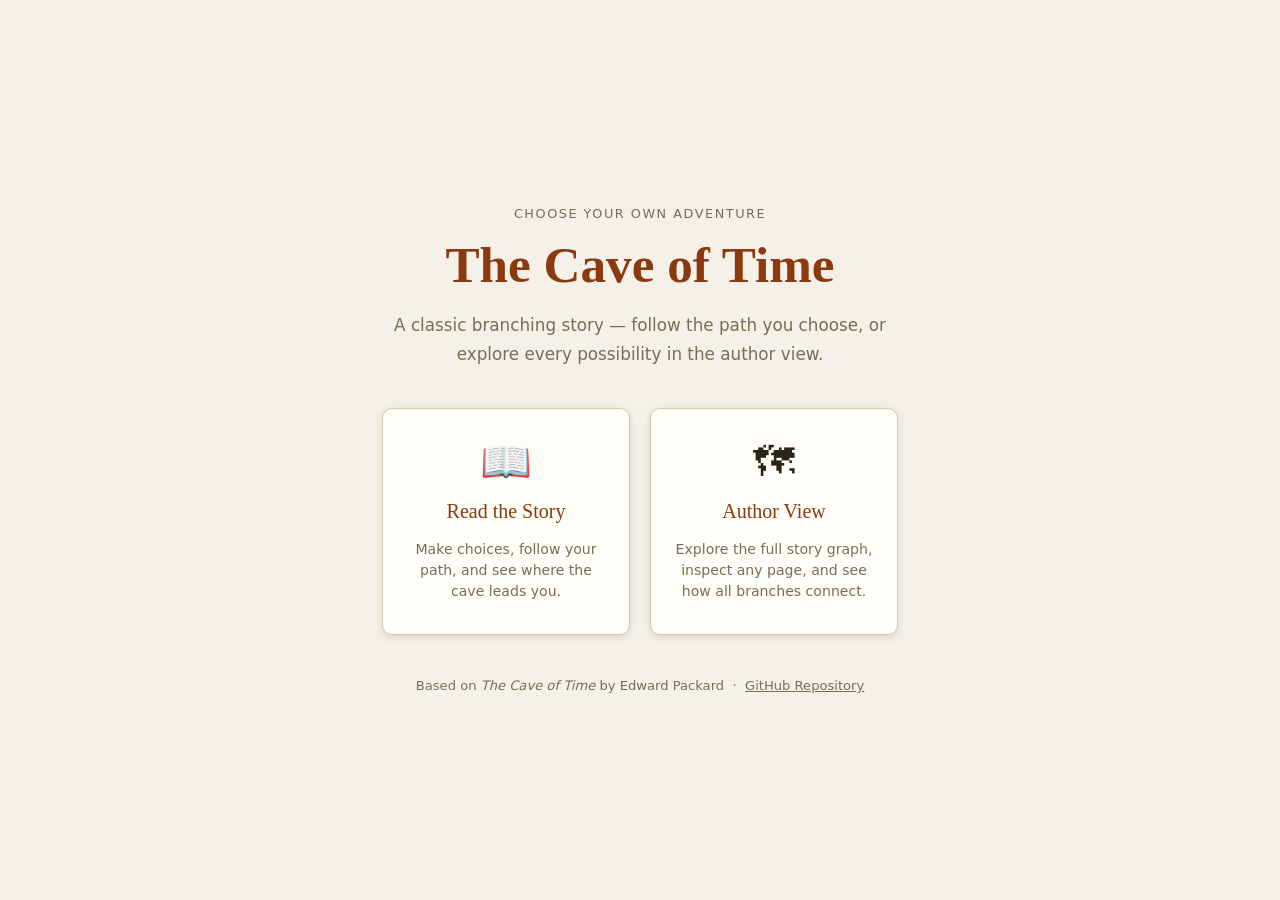
<file: index.html>
<!DOCTYPE html>
<html lang="en">
<head>
  <meta charset="UTF-8">
  <meta name="viewport" content="width=device-width, initial-scale=1.0">
  <title>The Cave of Time — CYOA</title>
  <link rel="stylesheet" href="css/style.css">
  <style>
    /* ── Landing page layout ─────────────────────────────────────────────── */
    body { display: flex; flex-direction: column; align-items: center; justify-content: center; }

    .hero {
      text-align: center;
      max-width: 580px;
      padding: 3rem 2rem;
    }

    .hero__eyebrow {
      font-size: .8rem;
      letter-spacing: .12em;
      text-transform: uppercase;
      color: var(--muted);
      margin-bottom: .75rem;
    }

    .hero__title {
      font-family: var(--font-serif);
      font-size: clamp(2rem, 6vw, 3.2rem);
      line-height: 1.15;
      color: var(--accent);
      margin-bottom: 1rem;
    }

    .hero__subtitle {
      font-size: 1.05rem;
      color: var(--muted);
      margin-bottom: 2.5rem;
      line-height: 1.7;
    }

    /* ── Mode cards ──────────────────────────────────────────────────────── */
    .modes {
      display: grid;
      grid-template-columns: 1fr 1fr;
      gap: 1.25rem;
      width: 100%;
      margin-bottom: 2.5rem;
    }

    .mode-card {
      display: flex;
      flex-direction: column;
      align-items: center;
      gap: .75rem;
      padding: 2rem 1.5rem;
      background: var(--surface);
      border: 1.5px solid var(--border);
      border-radius: 10px;
      box-shadow: var(--shadow);
      text-decoration: none;
      color: var(--text);
      transition: border-color .18s, box-shadow .18s, transform .12s;
    }

    .mode-card:hover {
      border-color: var(--accent);
      box-shadow: 0 4px 16px rgba(0,0,0,.16);
      transform: translateY(-2px);
      text-decoration: none;
    }

    .mode-card__icon {
      font-size: 2.6rem;
      line-height: 1;
    }

    .mode-card__name {
      font-family: var(--font-serif);
      font-size: 1.25rem;
      color: var(--accent);
    }

    .mode-card__desc {
      font-size: .88rem;
      color: var(--muted);
      text-align: center;
      line-height: 1.5;
    }

    /* ── Footer links ────────────────────────────────────────────────────── */
    .footer-links {
      font-size: .82rem;
      color: var(--muted);
    }

    .footer-links a { color: var(--muted); text-decoration: underline; }
    .footer-links a:hover { color: var(--accent); }

    @media (max-width: 420px) {
      .modes { grid-template-columns: 1fr; }
    }
  </style>
</head>
<body>
  <main class="hero">
    <p class="hero__eyebrow">Choose Your Own Adventure</p>
    <h1 class="hero__title">The Cave of Time</h1>
    <p class="hero__subtitle">
      A classic branching story — follow the path you choose,
      or explore every possibility in the author view.
    </p>

    <nav class="modes" aria-label="Choose a mode">
      <a class="mode-card" href="reader.html">
        <span class="mode-card__icon" aria-hidden="true">📖</span>
        <span class="mode-card__name">Read the Story</span>
        <span class="mode-card__desc">
          Make choices, follow your path, and see where the cave leads you.
        </span>
      </a>
      <a class="mode-card" href="author.html">
        <span class="mode-card__icon" aria-hidden="true">🗺</span>
        <span class="mode-card__name">Author View</span>
        <span class="mode-card__desc">
          Explore the full story graph, inspect any page,
          and see how all branches connect.
        </span>
      </a>
    </nav>

    <p class="footer-links">
      Based on <em>The Cave of Time</em> by Edward Packard &nbsp;·&nbsp;
      <a href="https://github.com/realkyle/choose-your-own-adventure" target="_blank" rel="noopener">
        GitHub Repository
      </a>
    </p>
  </main>
</body>
</html>
</file>
<file: css/style.css>
/* ── Shared base styles ──────────────────────────────────────────────────── */

*, *::before, *::after { box-sizing: border-box; margin: 0; padding: 0; }

:root {
  --bg:          #f5f0e8;
  --surface:     #fffdf7;
  --border:      #d4c9b0;
  --text:        #2c2416;
  --muted:       #7a6d55;
  --accent:      #8b3a0f;      /* deep rust — book-spine red */
  --accent-lt:   #c4612a;
  --trunk:       #1a5fa8;      /* main trunk blue */
  --terminal:    #2e7d32;      /* ending green */
  --stub:        #b8860b;      /* incomplete amber */
  --unreachable: #9e9e9e;

  --radius:  6px;
  --shadow:  0 2px 8px rgba(0,0,0,.12);
  --font-serif: Georgia, 'Times New Roman', serif;
  --font-sans:  'Segoe UI', system-ui, sans-serif;
}

html { font-size: 16px; }

body {
  background: var(--bg);
  color: var(--text);
  font-family: var(--font-sans);
  line-height: 1.6;
  min-height: 100vh;
}

a { color: var(--accent); text-decoration: none; }
a:hover { text-decoration: underline; }

/* ── Utility ─────────────────────────────────────────────────────────────── */

.sr-only {
  position: absolute; width: 1px; height: 1px;
  padding: 0; margin: -1px; overflow: hidden;
  clip: rect(0,0,0,0); white-space: nowrap; border: 0;
}

.btn {
  display: inline-block;
  padding: .55rem 1.25rem;
  border: 1.5px solid var(--accent);
  border-radius: var(--radius);
  background: var(--accent);
  color: #fff;
  font-family: var(--font-sans);
  font-size: .95rem;
  cursor: pointer;
  transition: background .15s, border-color .15s, transform .1s;
  text-decoration: none;
}

.btn:hover { background: var(--accent-lt); border-color: var(--accent-lt); text-decoration: none; }
.btn:active { transform: scale(.97); }

.btn--outline {
  background: transparent;
  color: var(--accent);
}
.btn--outline:hover { background: var(--accent); color: #fff; }

/* ── Loading / error states ──────────────────────────────────────────────── */

.loading, .error-msg {
  text-align: center;
  padding: 4rem 1rem;
  color: var(--muted);
  font-style: italic;
}
.error-msg { color: #b71c1c; font-style: normal; }
</file>
